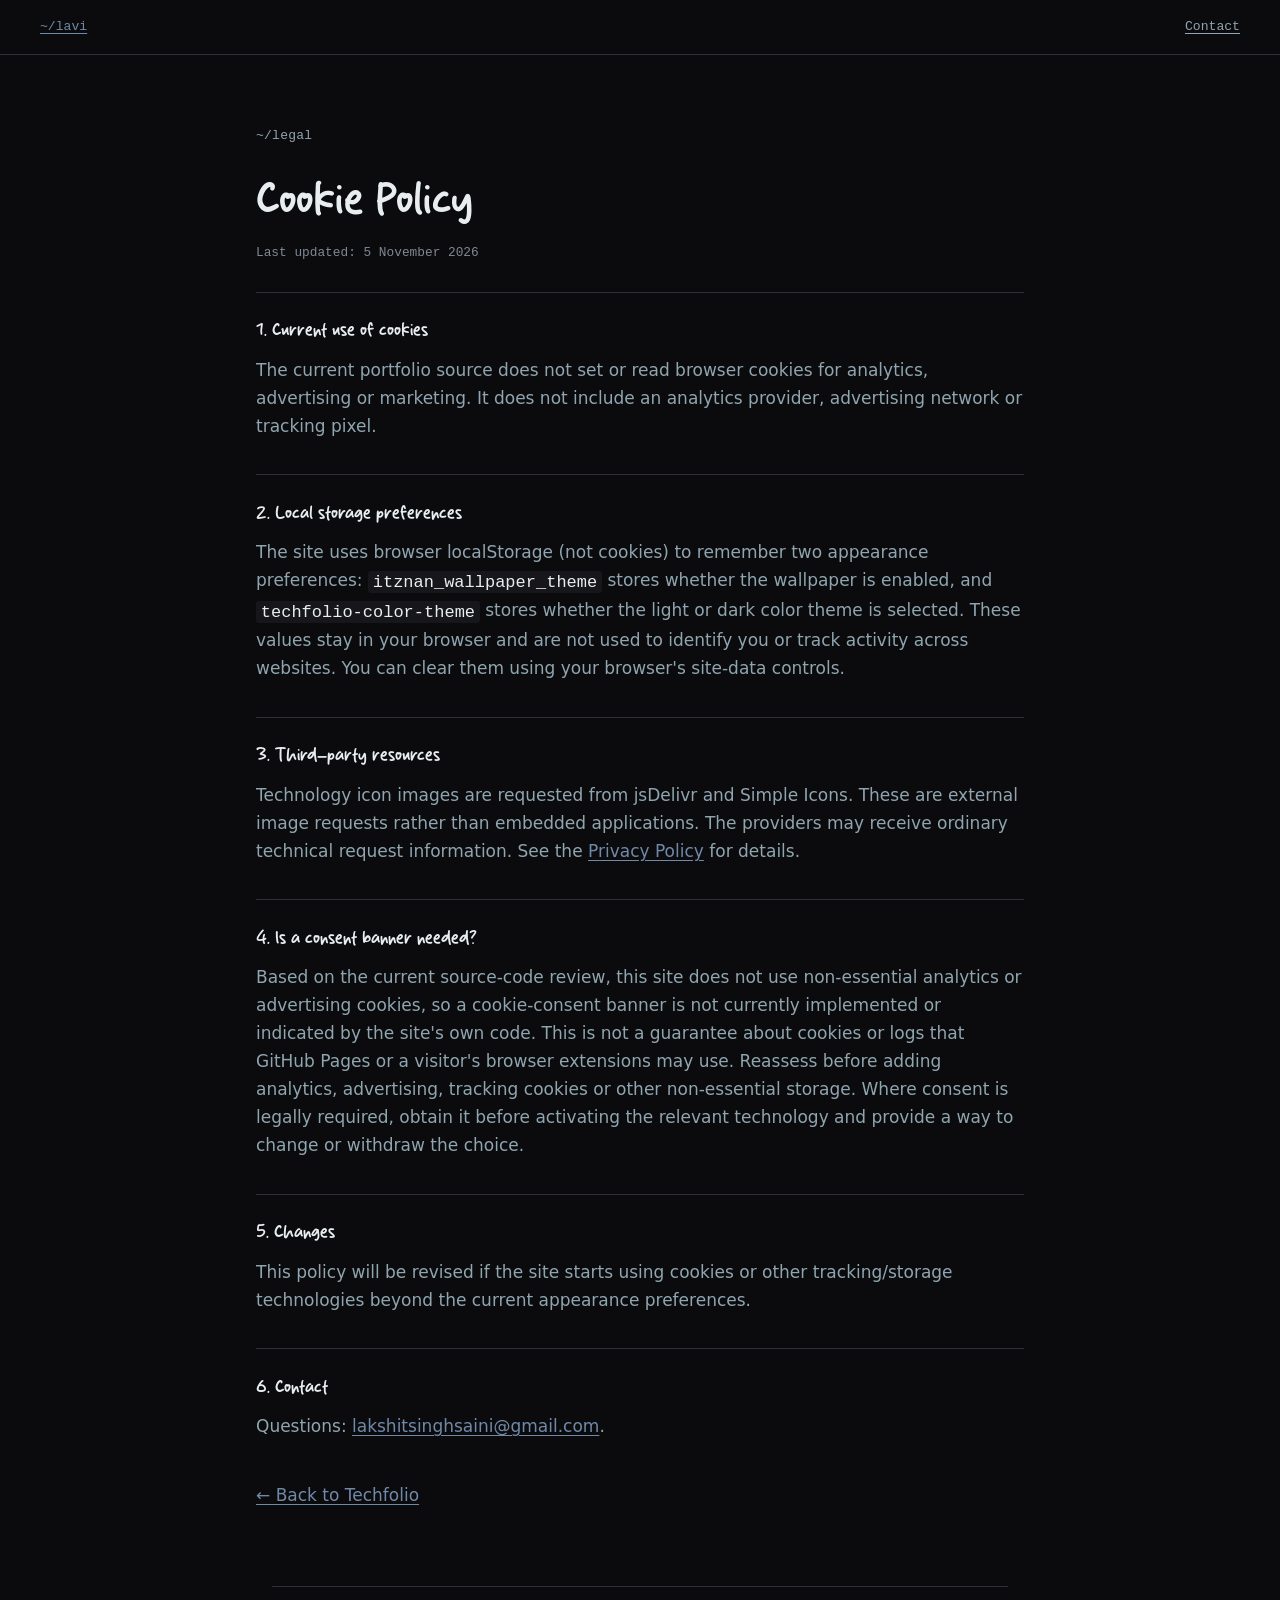
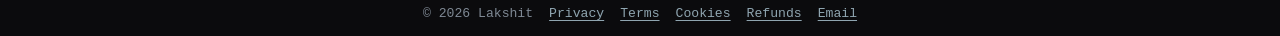
<file: cookies.html>
<!doctype html>
<html lang="en">
<head>
  <meta charset="utf-8">
  <meta name="viewport" content="width=device-width, initial-scale=1">
  <meta name="description" content="Cookie and browser storage information for Lakshit’s Techfolio.">
  <meta name="theme-color" content="#0B0B0D">
  <title>Cookie Policy | Lakshit - Techfolio</title>
  <link rel="icon" type="image/svg+xml" href="favicon.svg?v=6">
  <link rel="stylesheet" href="style.css?v=11">
  <link rel="stylesheet" href="legal.css?v=1">
</head>
<body>
  <a class="skip-link" href="#content">Skip to content</a>
  <header class="legal-top"><a href="index.html">~/lavi</a><a href="index.html#contact">Contact</a></header>
  <main class="legal-page" id="content">
    <p class="path">~/legal</p>
    <h1>Cookie Policy</h1>
    <p class="updated">Last updated: 5 November 2026</p>
    <section><h2>1. Current use of cookies</h2><p>The current portfolio source does not set or read browser cookies for analytics, advertising or marketing. It does not include an analytics provider, advertising network or tracking pixel.</p></section>
    <section><h2>2. Local storage preferences</h2><p>The site uses browser localStorage (not cookies) to remember two appearance preferences: <code>itznan_wallpaper_theme</code> stores whether the wallpaper is enabled, and <code>techfolio-color-theme</code> stores whether the light or dark color theme is selected. These values stay in your browser and are not used to identify you or track activity across websites. You can clear them using your browser's site-data controls.</p></section>
    <section><h2>3. Third-party resources</h2><p>Technology icon images are requested from jsDelivr and Simple Icons. These are external image requests rather than embedded applications. The providers may receive ordinary technical request information. See the <a href="privacy.html">Privacy Policy</a> for details.</p></section>
    <section><h2>4. Is a consent banner needed?</h2><p>Based on the current source-code review, this site does not use non-essential analytics or advertising cookies, so a cookie-consent banner is not currently implemented or indicated by the site's own code. This is not a guarantee about cookies or logs that GitHub Pages or a visitor's browser extensions may use. Reassess before adding analytics, advertising, tracking cookies or other non-essential storage. Where consent is legally required, obtain it before activating the relevant technology and provide a way to change or withdraw the choice.</p></section>
    <section><h2>5. Changes</h2><p>This policy will be revised if the site starts using cookies or other tracking/storage technologies beyond the current appearance preferences.</p></section>
    <section><h2>6. Contact</h2><p>Questions: <a href="mailto:lakshitsinghsaini@gmail.com">lakshitsinghsaini@gmail.com</a>.</p></section>
    <p class="legal-back"><a href="index.html">← Back to Techfolio</a></p>
  </main>
  <footer class="legal-footer"><span>© 2026 Lakshit</span><a href="privacy.html">Privacy</a><a href="terms.html">Terms</a><a href="cookies.html">Cookies</a><a href="refunds.html">Refunds</a><a href="mailto:lakshitsinghsaini@gmail.com">Email</a></footer>
</body>
</html>
</file>
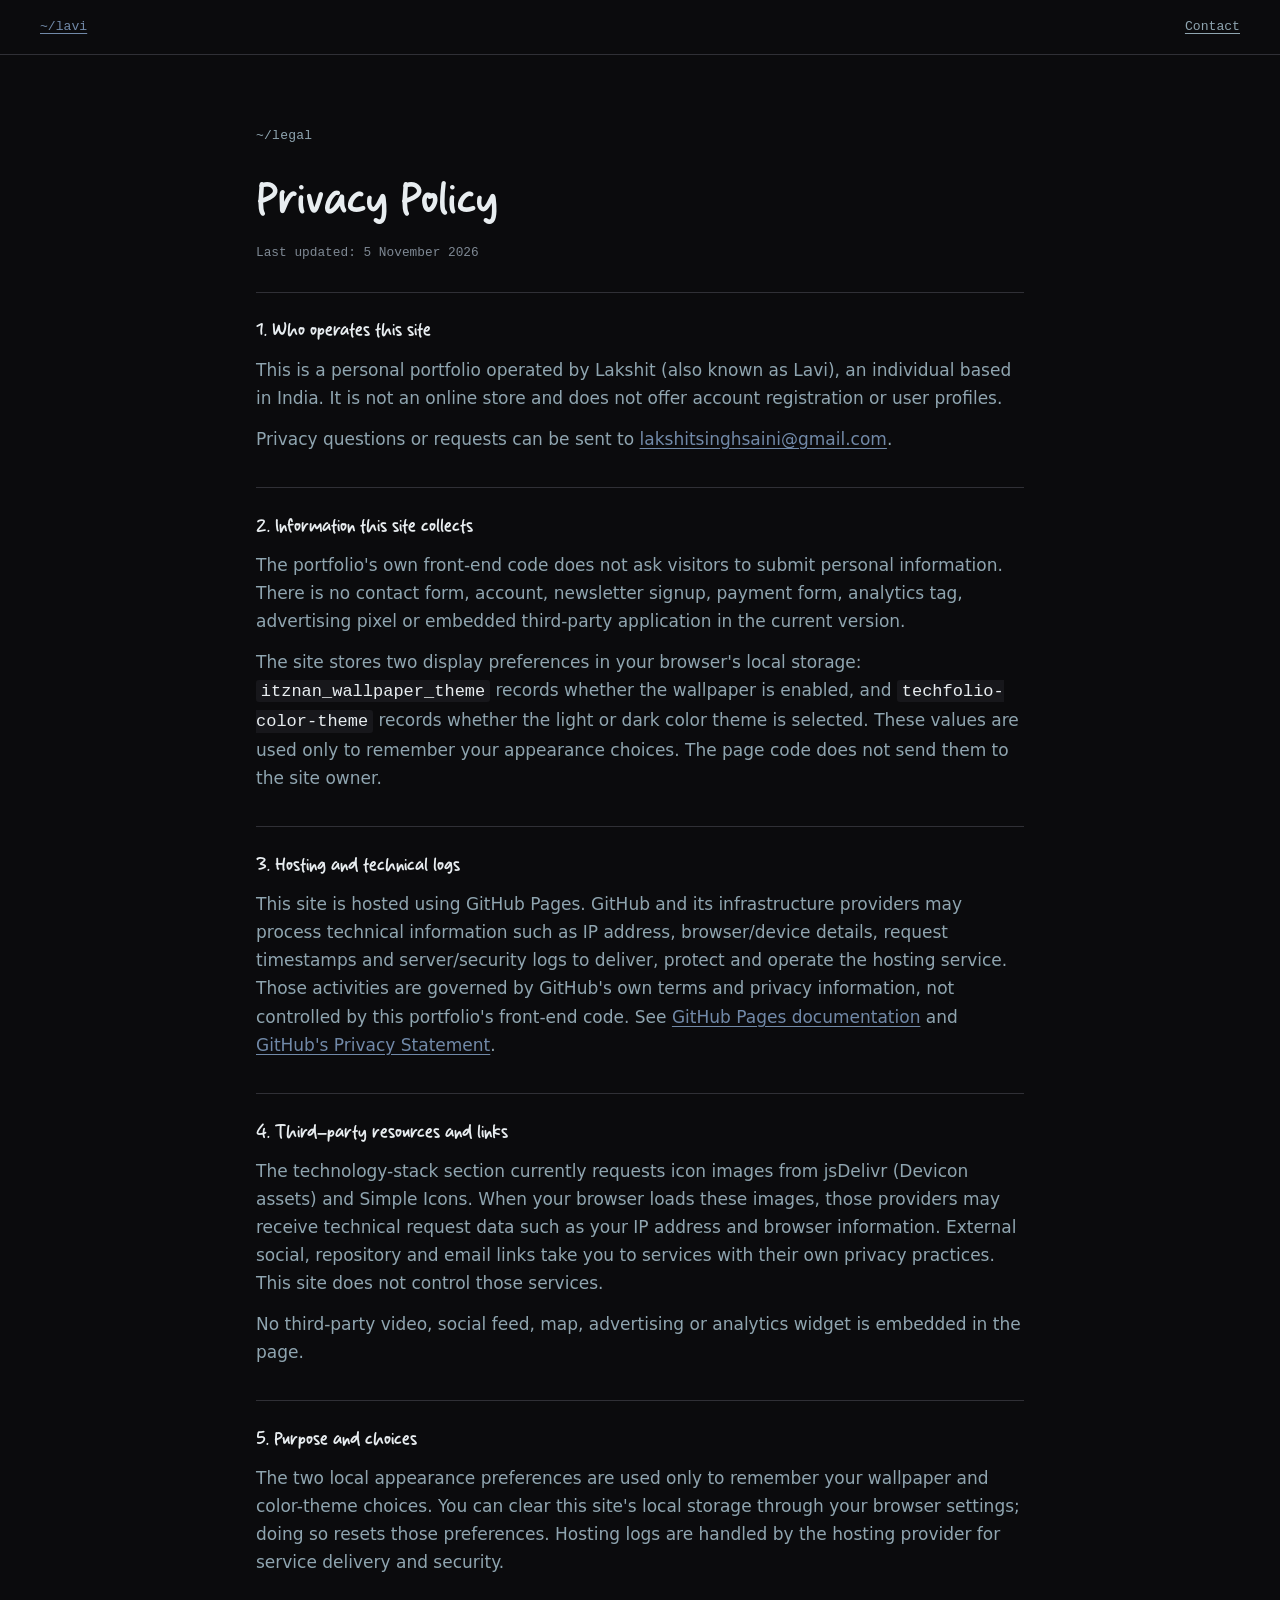
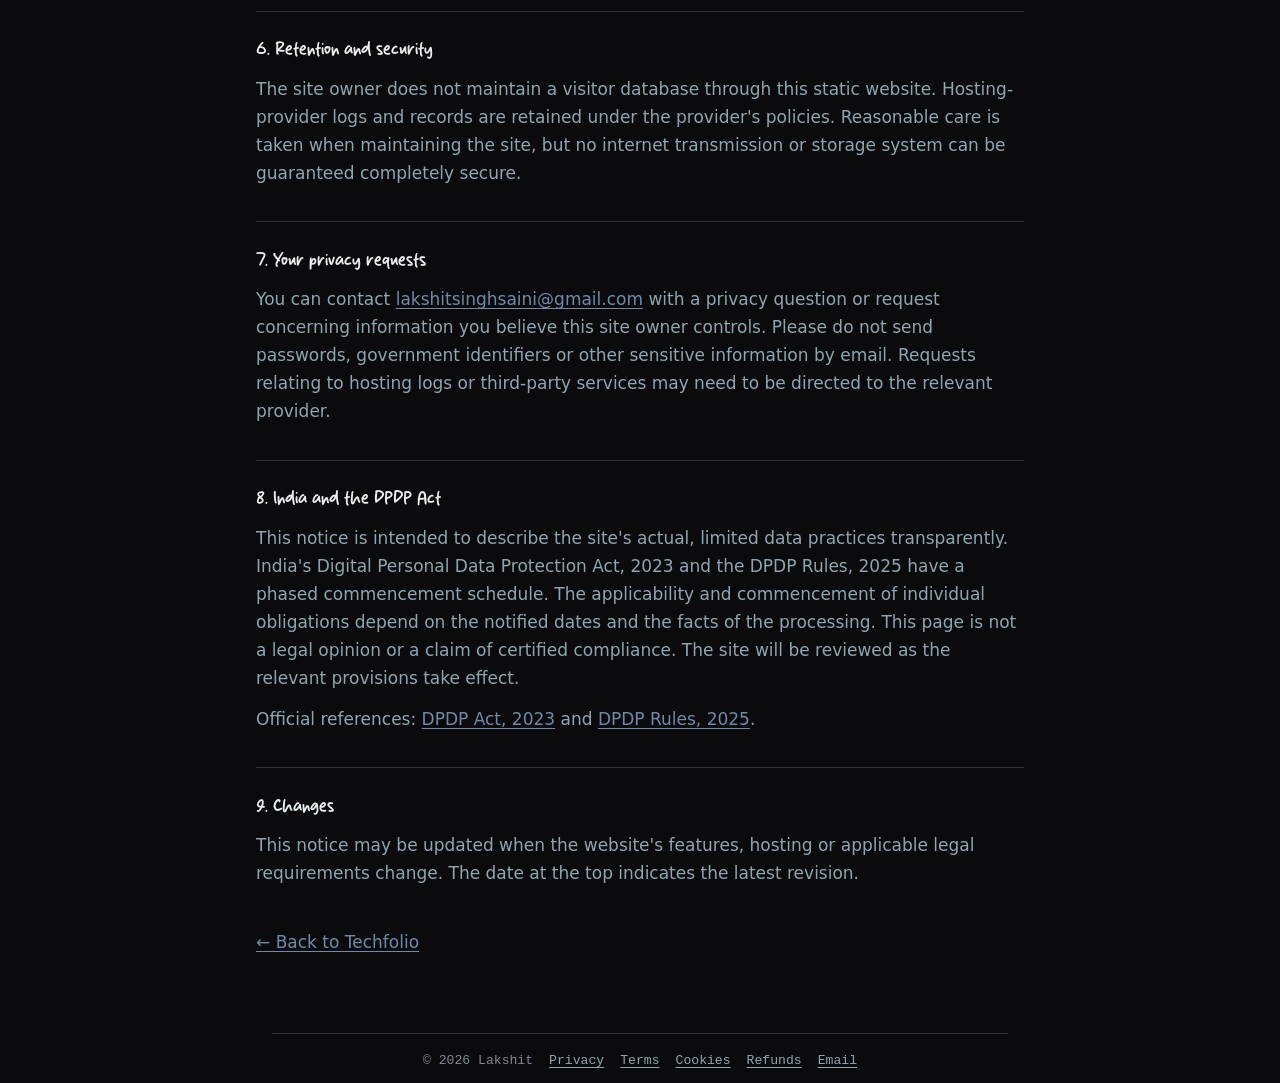
<file: privacy.html>
<!doctype html>
<html lang="en">
<head>
  <meta charset="utf-8">
  <meta name="viewport" content="width=device-width, initial-scale=1">
  <meta name="description" content="Privacy information for Lakshit’s personal developer portfolio.">
  <meta name="theme-color" content="#0B0B0D">
  <title>Privacy Policy | Lakshit - Techfolio</title>
  <link rel="icon" type="image/svg+xml" href="favicon.svg?v=6">
  <link rel="stylesheet" href="style.css?v=11">
  <link rel="stylesheet" href="legal.css?v=1">
</head>
<body>
  <a class="skip-link" href="#content">Skip to content</a>
  <header class="legal-top"><a href="index.html">~/lavi</a><a href="index.html#contact">Contact</a></header>
  <main class="legal-page" id="content">
    <p class="path">~/legal</p>
    <h1>Privacy Policy</h1>
    <p class="updated">Last updated: 5 November 2026</p>
    <section><h2>1. Who operates this site</h2><p>This is a personal portfolio operated by Lakshit (also known as Lavi), an individual based in India. It is not an online store and does not offer account registration or user profiles.</p><p>Privacy questions or requests can be sent to <a href="mailto:lakshitsinghsaini@gmail.com">lakshitsinghsaini@gmail.com</a>.</p></section>
    <section><h2>2. Information this site collects</h2><p>The portfolio's own front-end code does not ask visitors to submit personal information. There is no contact form, account, newsletter signup, payment form, analytics tag, advertising pixel or embedded third-party application in the current version.</p><p>The site stores two display preferences in your browser's local storage: <code>itznan_wallpaper_theme</code> records whether the wallpaper is enabled, and <code>techfolio-color-theme</code> records whether the light or dark color theme is selected. These values are used only to remember your appearance choices. The page code does not send them to the site owner.</p></section>
    <section><h2>3. Hosting and technical logs</h2><p>This site is hosted using GitHub Pages. GitHub and its infrastructure providers may process technical information such as IP address, browser/device details, request timestamps and server/security logs to deliver, protect and operate the hosting service. Those activities are governed by GitHub's own terms and privacy information, not controlled by this portfolio's front-end code. See <a href="https://docs.github.com/en/pages" target="_blank" rel="noopener noreferrer">GitHub Pages documentation</a> and <a href="https://docs.github.com/en/site-policy/privacy-policies/github-privacy-statement" target="_blank" rel="noopener noreferrer">GitHub's Privacy Statement</a>.</p></section>
    <section><h2>4. Third-party resources and links</h2><p>The technology-stack section currently requests icon images from jsDelivr (Devicon assets) and Simple Icons. When your browser loads these images, those providers may receive technical request data such as your IP address and browser information. External social, repository and email links take you to services with their own privacy practices. This site does not control those services.</p><p>No third-party video, social feed, map, advertising or analytics widget is embedded in the page.</p></section>
    <section><h2>5. Purpose and choices</h2><p>The two local appearance preferences are used only to remember your wallpaper and color-theme choices. You can clear this site's local storage through your browser settings; doing so resets those preferences. Hosting logs are handled by the hosting provider for service delivery and security.</p></section>
    <section><h2>6. Retention and security</h2><p>The site owner does not maintain a visitor database through this static website. Hosting-provider logs and records are retained under the provider's policies. Reasonable care is taken when maintaining the site, but no internet transmission or storage system can be guaranteed completely secure.</p></section>
    <section><h2>7. Your privacy requests</h2><p>You can contact <a href="mailto:lakshitsinghsaini@gmail.com">lakshitsinghsaini@gmail.com</a> with a privacy question or request concerning information you believe this site owner controls. Please do not send passwords, government identifiers or other sensitive information by email. Requests relating to hosting logs or third-party services may need to be directed to the relevant provider.</p></section>
    <section><h2>8. India and the DPDP Act</h2><p>This notice is intended to describe the site's actual, limited data practices transparently. India's Digital Personal Data Protection Act, 2023 and the DPDP Rules, 2025 have a phased commencement schedule. The applicability and commencement of individual obligations depend on the notified dates and the facts of the processing. This page is not a legal opinion or a claim of certified compliance. The site will be reviewed as the relevant provisions take effect.</p><p>Official references: <a href="https://www.meity.gov.in/static/uploads/2024/02/Digital-Personal-Data-Protection-Act-2023.pdf" target="_blank" rel="noopener noreferrer">DPDP Act, 2023</a> and <a href="https://www.meity.gov.in/static/uploads/2025/11/53450e6e5dc0bfa85ebd78686cadad39.pdf" target="_blank" rel="noopener noreferrer">DPDP Rules, 2025</a>.</p></section>
    <section><h2>9. Changes</h2><p>This notice may be updated when the website's features, hosting or applicable legal requirements change. The date at the top indicates the latest revision.</p></section>
    <p class="legal-back"><a href="index.html">← Back to Techfolio</a></p>
  </main>
  <footer class="legal-footer"><span>© 2026 Lakshit</span><a href="privacy.html">Privacy</a><a href="terms.html">Terms</a><a href="cookies.html">Cookies</a><a href="refunds.html">Refunds</a><a href="mailto:lakshitsinghsaini@gmail.com">Email</a></footer>
</body>
</html>
</file>
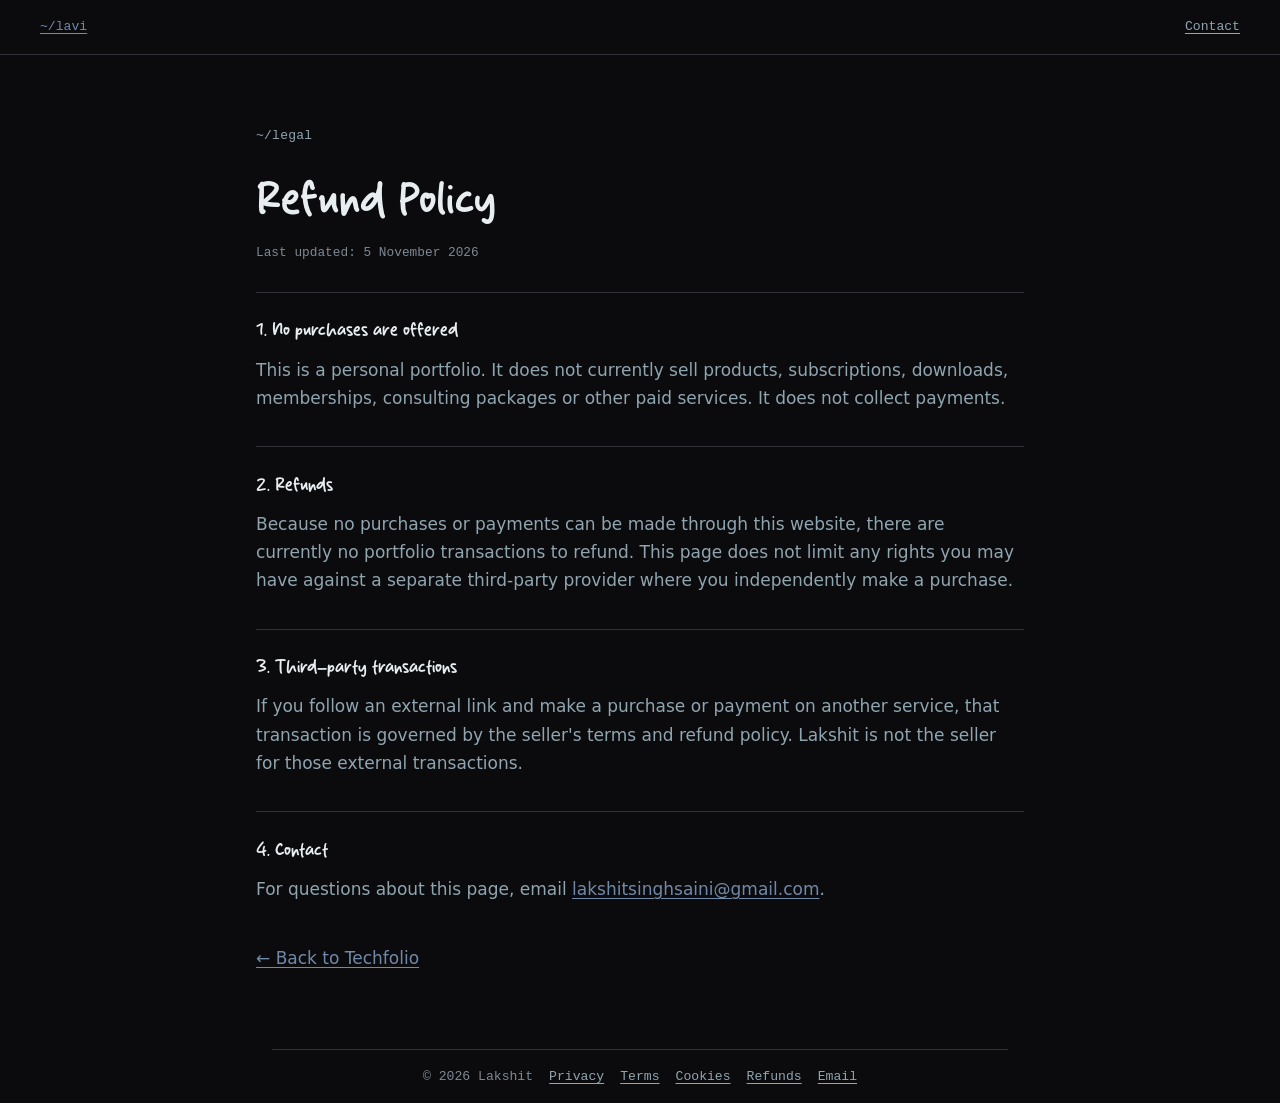
<file: refunds.html>
<!doctype html>
<html lang="en">
<head>
  <meta charset="utf-8">
  <meta name="viewport" content="width=device-width, initial-scale=1">
  <meta name="description" content="Refund policy for Lakshit’s personal Techfolio website.">
  <meta name="theme-color" content="#0B0B0D">
  <title>Refund Policy | Lakshit - Techfolio</title>
  <link rel="icon" type="image/svg+xml" href="favicon.svg?v=6">
  <link rel="stylesheet" href="style.css?v=11">
  <link rel="stylesheet" href="legal.css?v=1">
</head>
<body>
  <a class="skip-link" href="#content">Skip to content</a>
  <header class="legal-top"><a href="index.html">~/lavi</a><a href="index.html#contact">Contact</a></header>
  <main class="legal-page" id="content">
    <p class="path">~/legal</p>
    <h1>Refund Policy</h1>
    <p class="updated">Last updated: 5 November 2026</p>
    
<section><h2>1. No purchases are offered</h2><p>This is a personal portfolio. It does not currently sell products, subscriptions, downloads, memberships, consulting packages or other paid services. It does not collect payments.</p></section>
<section><h2>2. Refunds</h2><p>Because no purchases or payments can be made through this website, there are currently no portfolio transactions to refund. This page does not limit any rights you may have against a separate third-party provider where you independently make a purchase.</p></section>
<section><h2>3. Third-party transactions</h2><p>If you follow an external link and make a purchase or payment on another service, that transaction is governed by the seller's terms and refund policy. Lakshit is not the seller for those external transactions.</p></section>
<section><h2>4. Contact</h2><p>For questions about this page, email <a href="mailto:lakshitsinghsaini@gmail.com">lakshitsinghsaini@gmail.com</a>.</p></section>
    <p class="legal-back"><a href="index.html">← Back to Techfolio</a></p>
  </main>
  <footer class="legal-footer"><span>© 2026 Lakshit</span><a href="privacy.html">Privacy</a><a href="terms.html">Terms</a><a href="cookies.html">Cookies</a><a href="refunds.html">Refunds</a><a href="mailto:lakshitsinghsaini@gmail.com">Email</a></footer>
</body>
</html>
</file>
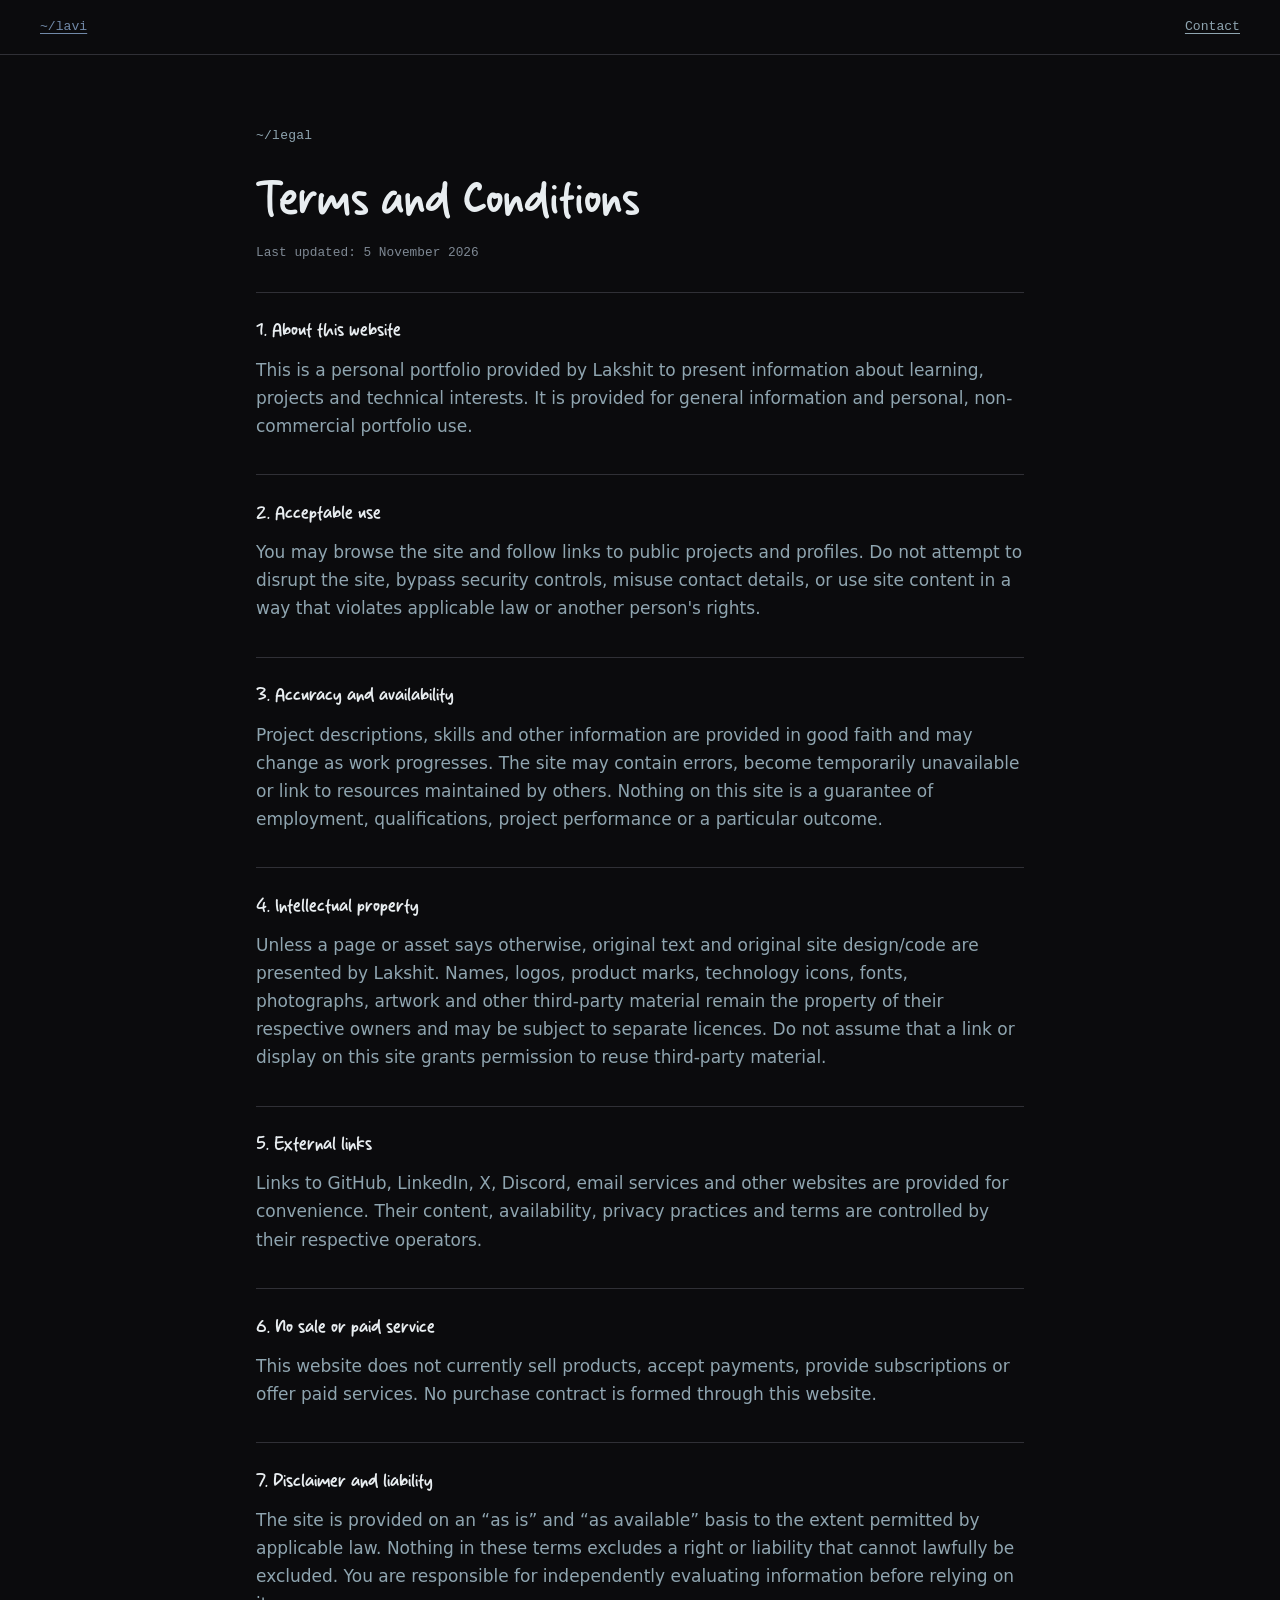
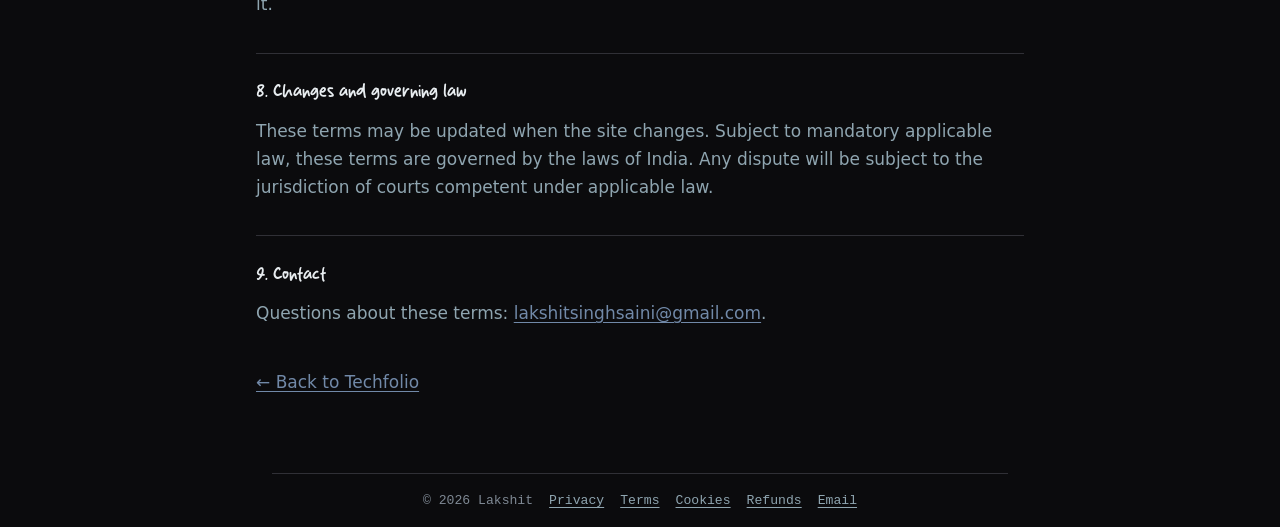
<file: terms.html>
<!doctype html>
<html lang="en">
<head>
  <meta charset="utf-8">
  <meta name="viewport" content="width=device-width, initial-scale=1">
  <meta name="description" content="Terms for using Lakshit’s personal Techfolio website.">
  <meta name="theme-color" content="#0B0B0D">
  <title>Terms and Conditions | Lakshit - Techfolio</title>
  <link rel="icon" type="image/svg+xml" href="favicon.svg?v=6">
  <link rel="stylesheet" href="style.css?v=11">
  <link rel="stylesheet" href="legal.css?v=1">
</head>
<body>
  <a class="skip-link" href="#content">Skip to content</a>
  <header class="legal-top"><a href="index.html">~/lavi</a><a href="index.html#contact">Contact</a></header>
  <main class="legal-page" id="content">
    <p class="path">~/legal</p>
    <h1>Terms and Conditions</h1>
    <p class="updated">Last updated: 5 November 2026</p>
    
<section><h2>1. About this website</h2><p>This is a personal portfolio provided by Lakshit to present information about learning, projects and technical interests. It is provided for general information and personal, non-commercial portfolio use.</p></section>
<section><h2>2. Acceptable use</h2><p>You may browse the site and follow links to public projects and profiles. Do not attempt to disrupt the site, bypass security controls, misuse contact details, or use site content in a way that violates applicable law or another person's rights.</p></section>
<section><h2>3. Accuracy and availability</h2><p>Project descriptions, skills and other information are provided in good faith and may change as work progresses. The site may contain errors, become temporarily unavailable or link to resources maintained by others. Nothing on this site is a guarantee of employment, qualifications, project performance or a particular outcome.</p></section>
<section><h2>4. Intellectual property</h2><p>Unless a page or asset says otherwise, original text and original site design/code are presented by Lakshit. Names, logos, product marks, technology icons, fonts, photographs, artwork and other third-party material remain the property of their respective owners and may be subject to separate licences. Do not assume that a link or display on this site grants permission to reuse third-party material.</p></section>
<section><h2>5. External links</h2><p>Links to GitHub, LinkedIn, X, Discord, email services and other websites are provided for convenience. Their content, availability, privacy practices and terms are controlled by their respective operators.</p></section>
<section><h2>6. No sale or paid service</h2><p>This website does not currently sell products, accept payments, provide subscriptions or offer paid services. No purchase contract is formed through this website.</p></section>
<section><h2>7. Disclaimer and liability</h2><p>The site is provided on an “as is” and “as available” basis to the extent permitted by applicable law. Nothing in these terms excludes a right or liability that cannot lawfully be excluded. You are responsible for independently evaluating information before relying on it.</p></section>
<section><h2>8. Changes and governing law</h2><p>These terms may be updated when the site changes. Subject to mandatory applicable law, these terms are governed by the laws of India. Any dispute will be subject to the jurisdiction of courts competent under applicable law.</p></section>
<section><h2>9. Contact</h2><p>Questions about these terms: <a href="mailto:lakshitsinghsaini@gmail.com">lakshitsinghsaini@gmail.com</a>.</p></section>
    <p class="legal-back"><a href="index.html">← Back to Techfolio</a></p>
  </main>
  <footer class="legal-footer"><span>© 2026 Lakshit</span><a href="privacy.html">Privacy</a><a href="terms.html">Terms</a><a href="cookies.html">Cookies</a><a href="refunds.html">Refunds</a><a href="mailto:lakshitsinghsaini@gmail.com">Email</a></footer>
</body>
</html>
</file>
<file: style.css>
@font-face {
  font-family: "Melon Tea";
  src: url("Melon Tea.otf") format("opentype");
  font-weight: 100 900;
  font-style: normal;
  font-display: swap;
}

:root {
  /* Midnight Slate Theme */
  --bg: #0B0B0D;
  --bg-raised: #17171B;
  --bg-subtle: #111115;
  --ink: #e8edf0;
  --ink-soft: #8fa5b0;
  --ink-faint: #7F8994;
  --rule: #303036;
  --rule-light: #41414A;
  --accent: #7189A8;
  --accent-base: #526B89;
  --accent-ink: #0B0B0D;
  --shadow: 0 4px 20px rgba(10, 12, 14, 0.7);

  --font-display: "Melon Tea", "Iowan Old Style", "Palatino Linotype", Palatino, "Book Antiqua", Georgia, serif;
  --font-mono: ui-monospace, "SF Mono", "Cascadia Mono", "Segoe UI Mono", Consolas, "Roboto Mono", "Liberation Mono", monospace;
  --font-body: system-ui, -apple-system, "Segoe UI", Roboto, "Helvetica Neue", Arial, sans-serif;

  --container: 42rem;
  --container-wide: 46rem;

  /* Motion tokens */
  --duration-micro: 80ms;
  --duration-quick: 150ms;
  --duration-fast: 250ms;
  --duration-medium: 350ms;
  --duration-slow: 400ms;
  --ease-smooth-out: cubic-bezier(0.22, 1, 0.36, 1);
  --ease-in-out: ease-in-out;
  --ease-bounce-strong: cubic-bezier(0.34, 3.85, 0.64, 1);
}

/* ---------- wallpaper theme ---------- */
body.wallpaper-active,
html[data-theme="anime-wallpaper"] body {
  --bg: #0B0B0D;
  --bg-raised: rgba(18, 25, 35, 0.84);
  --bg-subtle: rgba(23, 32, 44, 0.76);
  --ink: #f8fafc;
  --ink-soft: #c8d0da;
  --ink-faint: #758090;
  --rule: rgba(113, 137, 168, 0.13);
  --rule-light: rgba(113, 137, 168, 0.22);
  --accent: #7189A8;
  --accent-base: #526B89;
  --accent-ink: #0B0B0D;
  --shadow: 0 12px 36px rgba(0, 0, 0, 0.9);
}

* {
  box-sizing: border-box;
}


/* Minimal circular pointer follows the active theme accent. */
html, body, a, button, [role="button"], input, textarea, select {
  cursor: url("data:image/svg+xml,%3Csvg xmlns='http://www.w3.org/2000/svg' width='16' height='16' viewBox='0 0 16 16'%3E%3Ccircle cx='8' cy='8' r='4' fill='%237189A8'/%3E%3C/svg%3E") 8 8, auto;
}

html[data-color-theme="light"],
html[data-color-theme="light"] body,
html[data-color-theme="light"] a,
html[data-color-theme="light"] button,
html[data-color-theme="light"] [role="button"],
html[data-color-theme="light"] input,
html[data-color-theme="light"] textarea,
html[data-color-theme="light"] select {
  cursor: url("data:image/svg+xml,%3Csvg xmlns='http://www.w3.org/2000/svg' width='16' height='16' viewBox='0 0 16 16'%3E%3Ccircle cx='8' cy='8' r='4' fill='%23526F91'/%3E%3C/svg%3E") 8 8, auto;
}

html {
  scroll-behavior: smooth;
  scroll-padding-top: 4.5rem;
}

body {
  margin: 0;
  background: var(--bg);
  color: var(--ink);
  font-family: var(--font-body);
  font-size: 1.0625rem;
  line-height: 1.65;
  -webkit-font-smoothing: antialiased;
  transition:
    background-color var(--duration-medium) var(--ease-smooth-out),
    color var(--duration-medium) var(--ease-smooth-out);
}

@media (prefers-reduced-motion: reduce) {
  html,
  body {
    scroll-behavior: auto;
  }

  * {
    animation-duration: 0.001ms !important;
    animation-iteration-count: 1 !important;
    transition-duration: 0.001ms !important;
  }
}

h1,
h2,
h3 {
  font-family: var(--font-display);
  font-weight: normal;
  text-wrap: balance;
  margin: 0;
}

a {
  color: inherit;
}

a:focus-visible,
button:focus-visible {
  outline: 2px solid var(--accent);
  outline-offset: 3px;
  border-radius: 2px;
}

.path {
  font-family: var(--font-mono);
  font-size: 0.8125rem;
  letter-spacing: 0.02em;
  color: var(--accent);
}

/* ---------- nav ---------- */
nav.topbar {
  position: sticky;
  top: 0;
  z-index: 10;
  display: flex;
  align-items: center;
  justify-content: space-between;
  gap: 1rem;
  padding: 0.9rem clamp(1.25rem, 4vw, 2.5rem);
  background: color-mix(in srgb, var(--bg) 88%, transparent);
  backdrop-filter: blur(8px);
  -webkit-backdrop-filter: blur(8px);
  border-bottom: 1px solid var(--rule);
  font-family: var(--font-mono);
  font-size: 0.8125rem;
}

nav.topbar .home {
  color: var(--accent);
  text-decoration: none;
  white-space: nowrap;
  font-weight: 600;
}

nav.topbar ul {
  list-style: none;
  display: flex;
  gap: clamp(0.9rem, 2vw, 1.5rem);
  margin: 0;
  padding: 0;
  flex-wrap: wrap;
}

nav.topbar a {
  text-decoration: none;
  color: var(--ink-soft);
  position: relative;
  padding-bottom: 2px;
  transition: color var(--duration-quick) var(--ease-smooth-out);
}

nav.topbar a:hover {
  color: var(--ink);
}

nav.topbar a.active {
  color: var(--ink);
  font-weight: 600;
}

nav.topbar a::after {
  content: "";
  position: absolute;
  left: 0;
  right: 100%;
  bottom: 0;
  height: 1px;
  background: var(--accent);
  transition: right var(--duration-fast) var(--ease-smooth-out);
}

nav.topbar a:hover::after,
nav.topbar a.active::after {
  right: 0;
}

/* ---------- hero ---------- */
header.hero {
  max-width: var(--container-wide);
  margin: 0 auto;
  padding: clamp(2.75rem, 7vw, 5rem) clamp(1.25rem, 4vw, 2.5rem) clamp(2rem, 5vw, 3rem);
}

.eyebrow {
  font-family: var(--font-mono);
  font-size: 0.8125rem;
  color: var(--ink-faint);
  margin: 0 0 0.9rem;
}

.t-shimmer {
  position: relative;
  display: inline-block;
}

.t-shimmer::before {
  content: attr(data-text);
  position: absolute;
  inset: 0;
  pointer-events: none;
  background-image: linear-gradient(
    90deg,
    transparent 0%,
    transparent 35%,
    var(--accent) 50%,
    transparent 65%,
    transparent 100%
  );
  background-size: 300% 100%;
  background-repeat: no-repeat;
  -webkit-background-clip: text;
  background-clip: text;
  color: transparent;
  -webkit-text-fill-color: transparent;
  animation: t-shimmer 3.5s linear infinite;
}

@keyframes t-shimmer {
  0% { background-position: 120% 0; }
  100% { background-position: -120% 0; }
}

h1.name {
  font-size: clamp(2.4rem, 4vw + 1rem, 3.75rem);
  line-height: 1.1;
  letter-spacing: normal;
}

.role {
  font-family: var(--font-mono);
  font-size: 0.9375rem;
  color: var(--accent);
  margin: 0.85rem 0 0;
}

.blurb {
  max-width: 44ch;
  margin: 1.1rem 0 0;
  color: var(--ink-soft);
}

.terminal {
  margin-top: 2rem;
  background: var(--bg-raised);
  border: 1px solid var(--rule);
  border-radius: 6px;
  box-shadow: var(--shadow);
  max-width: 32rem;
  overflow: hidden;
  transition:
    border-color var(--duration-medium) var(--ease-smooth-out),
    box-shadow var(--duration-medium) var(--ease-smooth-out);
}

.terminal:hover {
  border-color: color-mix(in srgb, var(--accent) 40%, var(--rule));
}

.terminal .bar {
  display: flex;
  gap: 0.4rem;
  align-items: center;
  padding: 0.55rem 0.75rem;
  border-bottom: 1px solid var(--rule);
}

.terminal .dot {
  width: 8px;
  height: 8px;
  border-radius: 50%;
  background: var(--rule);
}

.terminal .bar > .dot:nth-of-type(1) {
  background-color: #ff5f57 !important;
}

.terminal .bar > .dot:nth-of-type(2) {
  background-color: #febc2e !important;
}

.terminal .bar > .dot:nth-of-type(3) {
  background-color: #28c840 !important;
}

.terminal .label {
  margin-left: 0.4rem;
  font-family: var(--font-mono);
  font-size: 0.6875rem;
  color: var(--ink-faint);
}

.terminal pre {
  margin: 0;
  padding: 1rem 1.1rem 1.2rem;
  font-family: var(--font-mono);
  font-size: 0.8125rem;
  line-height: 1.75;
  color: var(--ink-soft);
  white-space: pre-wrap;
  min-height: 6.5rem;
}

.terminal .prompt {
  color: var(--accent);
}

.terminal .out {
  color: var(--ink);
}

.cursor {
  display: inline-block;
  width: 0.55ch;
  background: var(--accent);
  animation: blink 1s steps(1) infinite;
}

@media (prefers-reduced-motion: reduce) {
  .cursor { animation: none; }
}

@keyframes blink {
  0%, 49% { opacity: 1; }
  50%, 100% { opacity: 0; }
}

.cta-row {
  display: flex;
  gap: 0.75rem;
  margin-top: 1.75rem;
  flex-wrap: wrap;
}

.btn {
  font-family: var(--font-mono);
  font-size: 0.8125rem;
  text-decoration: none;
  padding: 0.55rem 1rem;
  border-radius: 4px;
  border: 1px solid var(--rule);
  color: var(--ink);
  transition:
    border-color var(--duration-quick) var(--ease-smooth-out),
    color var(--duration-quick) var(--ease-smooth-out),
    background var(--duration-quick) var(--ease-smooth-out),
    transform var(--duration-quick) var(--ease-smooth-out);
}

.btn.primary {
  background: var(--accent);
  border-color: var(--accent);
  color: var(--accent-ink);
}

.btn.primary:hover {
  filter: brightness(1.08);
  transform: translateY(-1.5px);
}

.btn:not(.primary):hover {
  border-color: var(--accent);
  color: var(--accent);
  transform: translateY(-1.5px);
}

/* ---------- sections ---------- */
section {
  max-width: var(--container);
  margin: 0 auto;
  padding: clamp(2.5rem, 6vw, 3.5rem) clamp(1.25rem, 4vw, 2.5rem);
  border-top: 1px solid var(--rule);
}

section.wide {
  max-width: var(--container-wide);
}

section > .path {
  display: block;
  margin-bottom: 0.6rem;
}

section h2 {
  font-size: clamp(1.4rem, 1vw + 1.1rem, 1.75rem);
  margin-bottom: 1.1rem;
}

section > p.lede {
  color: var(--ink-soft);
  max-width: 62ch;
}

/* ---------- repo list ---------- */
.repo-list {
  border: 1px solid var(--rule);
  border-radius: 6px;
  overflow: hidden;
}

.repo-row {
  display: grid;
  grid-template-columns: 1fr auto;
  gap: 0.25rem 1rem;
  padding: 0.85rem 1rem;
  border-top: 1px solid var(--rule);
  font-size: 0.9rem;
  transition: background-color var(--duration-quick) var(--ease-smooth-out);
}

.repo-row:first-child {
  border-top: none;
}

.repo-row:hover {
  background: color-mix(in srgb, var(--bg-raised) 70%, var(--bg));
}

.repo-row a.repo-name {
  font-family: var(--font-mono);
  font-size: 0.875rem;
  text-decoration: none;
  color: var(--ink);
  border-bottom: 1px solid transparent;
  font-weight: 600;
  transition:
    color var(--duration-quick) var(--ease-smooth-out),
    border-color var(--duration-quick) var(--ease-smooth-out);
}

.repo-row a.repo-name:hover {
  color: var(--accent);
  border-bottom-color: var(--accent);
}

.repo-row .repo-lang {
  font-family: var(--font-mono);
  font-size: 0.75rem;
  color: var(--ink-faint);
  align-self: start;
}

.repo-row .repo-note {
  grid-column: 1 / -1;
  color: var(--ink-soft);
  font-size: 0.875rem;
  margin: 0;
}

.repo-row .repo-note a {
  font-size: 0.8125rem;
  color: var(--accent);
  text-decoration: none;
  border-bottom: 1px solid transparent;
  display: inline-block;
  transition:
    border-color var(--duration-quick) var(--ease-smooth-out),
    transform var(--duration-quick) var(--ease-smooth-out);
}

.repo-row .repo-note a:hover {
  border-bottom-color: var(--accent);
  transform: translateX(2px);
}

/* ---------- stack ---------- */
.stack-groups {
  display: flex;
  flex-direction: column;
  gap: 1.2rem;
}

.stack-group .glabel {
  font-family: var(--font-mono);
  font-size: 0.75rem;
  text-transform: uppercase;
  letter-spacing: 0.04em;
  color: var(--ink-faint);
  margin-bottom: 0.55rem;
}

.stack-chips {
  display: flex;
  flex-wrap: wrap;
  gap: 0.5rem;
}

.chip {
  display: inline-flex;
  align-items: center;
  gap: 0.45rem;
  font-family: var(--font-mono);
  font-size: 0.8125rem;
  padding: 0.35rem 0.7rem;
  border-radius: 4px;
  background: var(--bg-raised);
  border: 1px solid var(--rule);
  color: var(--ink);
  transition:
    border-color var(--duration-quick) var(--ease-smooth-out),
    color var(--duration-quick) var(--ease-smooth-out),
    transform var(--duration-quick) var(--ease-smooth-out),
    background var(--duration-quick) var(--ease-smooth-out);
}

/* Skill icons: support both SVG and image-based icons */
.chip img,
.chip svg {
  display: block;
  width: 14px;
  height: 14px;
  flex: 0 0 14px;
  object-fit: contain;
  vertical-align: middle;
  transition: transform var(--duration-quick) var(--ease-smooth-out);
}

.chip:hover {
  border-color: var(--accent);
  color: var(--accent);
  transform: translateY(-1.5px);
}

.chip:hover img,
.chip:hover svg {
  transform: scale(1.1);
}

/* ---------- contact ---------- */
.contact-block {
  display: flex;
  flex-direction: column;
  gap: 0.75rem;
  background: var(--bg-raised);
  border: 1px solid var(--rule);
  border-radius: 6px;
  padding: 1.1rem 1.25rem;
}

.contact-row {
  display: flex;
  align-items: center;
  gap: 0.75rem;
  font-family: var(--font-mono);
  font-size: 0.875rem;
}

.contact-row .k {
  color: var(--ink-faint);
  min-width: 4.5rem;
}

.contact-val-wrap {
  display: flex;
  align-items: center;
  gap: 0.6rem;
  flex-wrap: wrap;
}

.contact-row a {
  color: var(--accent);
  text-decoration: none;
  border-bottom: 1px solid transparent;
  transition: border-color var(--duration-quick) var(--ease-smooth-out);
}

.contact-row a:hover {
  border-bottom-color: var(--accent);
}

.contact-row .val-text {
  color: var(--ink-soft);
}

.copy-btn {
  font-family: var(--font-mono);
  font-size: 0.6875rem;
  background: var(--bg-subtle);
  color: var(--ink-faint);
  border: 1px solid var(--rule);
  padding: 0.15rem 0.45rem;
  border-radius: 3px;
  cursor: pointer;
  transition: all var(--duration-quick) var(--ease-smooth-out);
}

.copy-btn:hover {
  border-color: var(--accent);
  color: var(--accent);
}

.copy-btn.copied {
  border-color: #7189A8;
  color: #7189A8;
}

footer {
  max-width: var(--container-wide);
  margin: 0 auto;
  padding: 2rem clamp(1.25rem, 4vw, 2.5rem) 3rem;
  font-family: var(--font-mono);
  font-size: 0.75rem;
  color: var(--ink-faint);
  display: flex;
  justify-content: space-between;
  flex-wrap: wrap;
  gap: 0.5rem;
}

/* ---------- split layout ---------- */
.split-layout {
  width: 100%;
  max-width: 100%;
  margin: 0 auto;
}

.side-nav {
  margin: 2rem 0 1.5rem;
}

.side-nav ul {
  list-style: none;
  padding: 0;
  margin: 0;
  display: flex;
  flex-direction: column;
  gap: 0.85rem;
}

.side-link {
  display: inline-flex;
  align-items: center;
  gap: 0.85rem;
  text-decoration: none;
  font-family: var(--font-mono);
  font-size: 0.8125rem;
  color: var(--ink-faint);
  transition: color var(--duration-quick) var(--ease-smooth-out);
}

.side-indicator {
  display: inline-block;
  width: 1.25rem;
  height: 1px;
  background: var(--rule);
  transition:
    width var(--duration-fast) var(--ease-smooth-out),
    background var(--duration-fast) var(--ease-smooth-out);
}

.side-link:hover,
.side-link.active {
  color: var(--ink);
}

.side-link:hover .side-indicator,
.side-link.active .side-indicator {
  width: 2.75rem;
  background: var(--accent);
}

@media (max-width: 1023px) {
  .side-nav {
    display: none;
  }
}

@media (min-width: 1024px) {
  nav.topbar {
    display: none;
  }

  .split-layout {
    display: flex;
    justify-content: space-between;
    gap: clamp(2.5rem, 5vw, 5rem);
    max-width: 82rem;
    margin: 0 auto;
    padding: 0 clamp(2rem, 5vw, 4rem);
    min-height: 100vh;
  }

  .split-left {
    position: sticky;
    top: 0;
    width: 44%;
    max-height: 100vh;
    overflow-y: auto;
    display: flex;
    flex-direction: column;
    justify-content: space-between;
    padding: clamp(3rem, 6vh, 4.5rem) 0 3rem;
    scrollbar-width: none;
  }

  .split-left::-webkit-scrollbar {
    display: none;
  }

  .split-left header.hero {
    margin: 0;
    padding: 0;
    max-width: 100%;
  }

  .split-right {
    width: 52%;
    padding: clamp(3rem, 6vh, 4.5rem) 0 4rem;
  }

  .split-right section {
    max-width: 100%;
    padding-left: 0;
    padding-right: 0;
  }

  .split-right section:first-of-type {
    border-top: none;
    padding-top: 0;
  }

  .split-right footer {
    max-width: 100%;
    padding-left: 0;
    padding-right: 0;
  }
}

/* ---------- wallpaper background ---------- */
.wallpaper-bg {
  position: fixed;
  inset: -35px;
  z-index: -1;
  pointer-events: none;
  opacity: 0;
  visibility: hidden;
  overflow: hidden;
  transition:
    opacity var(--duration-slow) var(--ease-smooth-out),
    visibility var(--duration-slow) var(--ease-smooth-out);
}

body.wallpaper-active .wallpaper-bg,
html[data-theme="anime-wallpaper"] .wallpaper-bg {
  opacity: 1;
  visibility: visible;
}

.wallpaper-img {
  position: absolute;
  inset: 0;
  background-image: url("background/87146-755552-animegif.gif");
  background-size: cover;
  background-position: center center;
  background-repeat: no-repeat;
  filter: blur(8px) brightness(0.66) contrast(1.1);
  transform: scale(1.05);
  will-change: transform;
}

.wallpaper-overlay {
  position: absolute;
  inset: 0;
  background:
    radial-gradient(ellipse at 50% 30%, rgba(6, 7, 9, 0.42) 0%, rgba(4, 5, 7, 0.84) 100%),
    linear-gradient(to bottom, rgba(6, 7, 9, 0.3) 0%, rgba(4, 5, 7, 0.75) 100%);
}

/* ---------- wallpaper glass effects ---------- */
body.wallpaper-active .terminal,
html[data-theme="anime-wallpaper"] .terminal {
  background: rgba(18, 25, 35, 0.84);
  backdrop-filter: blur(16px);
  -webkit-backdrop-filter: blur(16px);
  border-color: rgba(113, 137, 168, 0.13);
  box-shadow: 0 12px 36px rgba(0, 0, 0, 0.75);
}

body.wallpaper-active .terminal:hover,
html[data-theme="anime-wallpaper"] .terminal:hover {
  border-color: rgba(113, 137, 168, 0.28);
}

body.wallpaper-active .repo-list,
html[data-theme="anime-wallpaper"] .repo-list {
  background: rgba(17, 17, 21, 0.84);
  backdrop-filter: blur(14px);
  -webkit-backdrop-filter: blur(14px);
  border-color: var(--rule);
}

body.wallpaper-active .repo-row:hover,
html[data-theme="anime-wallpaper"] .repo-row:hover {
  background: rgba(113, 137, 168, 0.035);
}

body.wallpaper-active .chip,
html[data-theme="anime-wallpaper"] .chip {
  background: rgba(16, 24, 35, 0.82);
  backdrop-filter: blur(10px);
  -webkit-backdrop-filter: blur(10px);
  border-color: var(--rule);
}

body.wallpaper-active .chip:hover,
html[data-theme="anime-wallpaper"] .chip:hover {
  background: rgba(35, 48, 65, 0.92);
  border-color: var(--accent);
}

body.wallpaper-active .contact-block,
html[data-theme="anime-wallpaper"] .contact-block {
  background: rgba(18, 25, 35, 0.84);
  backdrop-filter: blur(16px);
  -webkit-backdrop-filter: blur(16px);
  border-color: var(--rule);
}

body.wallpaper-active nav.topbar,
html[data-theme="anime-wallpaper"] nav.topbar {
  background: rgba(11, 11, 13, 0.84);
  backdrop-filter: blur(16px);
  -webkit-backdrop-filter: blur(16px);
  border-bottom-color: var(--rule);
}

/* ---------- wallpaper toggle ---------- */
.topbar-right {
  display: flex;
  align-items: center;
  gap: clamp(0.75rem, 2vw, 1.25rem);
  flex-wrap: wrap;
}

.wallpaper-toggle {
  display: inline-flex;
  align-items: center;
  gap: 0.45rem;
  font-family: var(--font-mono);
  font-size: 0.75rem;
  padding: 0.35rem 0.75rem;
  border-radius: 4px;
  background: var(--bg-subtle);
  border: 1px solid var(--rule);
  color: var(--ink-soft);
  cursor: pointer;
  white-space: nowrap;
  transition: all var(--duration-quick) var(--ease-smooth-out);
}

.wallpaper-toggle:hover {
  border-color: var(--accent);
  color: var(--ink);
  transform: translateY(-1px);
}

.wallpaper-toggle.active {
  background: var(--accent);
  border-color: var(--accent);
  color: var(--accent-ink);
  box-shadow: 0 0 14px rgba(113, 137, 168, 0.12);
}

.wallpaper-toggle .wp-icon {
  font-size: 0.8125rem;
  line-height: 1;
  color: var(--accent);
  transition:
    transform var(--duration-fast) var(--ease-smooth-out),
    color var(--duration-quick) var(--ease-smooth-out);
}

.wallpaper-toggle.active .wp-icon {
  color: var(--accent-ink);
  transform: rotate(90deg) scale(1.15);
}

.wallpaper-toggle .wp-status {
  font-weight: 600;
}

.wallpaper-float {
  display: none;
}

@media (min-width: 1024px) {
  .wallpaper-float {
    display: inline-flex;
    position: fixed;
    top: 1.5rem;
    right: 2rem;
    z-index: 99;
    backdrop-filter: blur(12px);
    -webkit-backdrop-filter: blur(12px);
    box-shadow: var(--shadow);
  }
}

/* ---------- icon-only social links ---------- */
.social-links {
  display: flex;
  align-items: center;
  flex-wrap: wrap;
  gap: 0.8rem;
  margin-top: 1.5rem;
}
.social-icon {
  position: relative;
  display: inline-flex;
  align-items: center;
  justify-content: center;
  width: 3rem;
  height: 3rem;
  padding: 0;
  color: var(--ink-soft);
  background: var(--bg-raised);
  border: 1px solid var(--rule);
  border-radius: 0.55rem;
  cursor: pointer;
  text-decoration: none;
  transition: color var(--duration-quick) var(--ease-smooth-out),
              border-color var(--duration-quick) var(--ease-smooth-out),
              background var(--duration-quick) var(--ease-smooth-out),
              transform var(--duration-quick) var(--ease-smooth-out);
}
.social-icon svg {
  display: block;
  width: 1.25rem;
  height: 1.25rem;
  fill: none;
  stroke: currentColor;
  stroke-width: 1.7;
  stroke-linecap: round;
  stroke-linejoin: round;
}
.social-icon svg .filled { fill: currentColor; stroke: none; }
.social-icon:hover,
.social-icon:focus-visible {
  color: var(--ink);
  border-color: var(--accent);
  background: var(--bg-subtle);
  transform: translateY(-2px);
}
.social-icon::after {
  content: attr(data-tooltip);
  position: absolute;
  left: 50%;
  bottom: calc(100% + 0.65rem);
  z-index: 20;
  padding: 0.3rem 0.55rem;
  border: 1px solid var(--rule-light);
  border-radius: 0.35rem;
  background: var(--bg-raised);
  color: var(--ink);
  font: 0.72rem/1.2 var(--font-mono);
  white-space: nowrap;
  opacity: 0;
  visibility: hidden;
  pointer-events: none;
  transform: translate(-50%, 4px);
  transition: opacity var(--duration-quick) ease, transform var(--duration-quick) ease, visibility var(--duration-quick) ease;
}
.social-icon:hover::after,
.social-icon:focus-visible::after {
  opacity: 1;
  visibility: visible;
  transform: translate(-50%, 0);
}
.social-icon:focus-visible { outline: 2px solid var(--accent); outline-offset: 3px; }
@media (max-width: 480px) {
  .social-links { gap: 0.65rem; }
  .social-icon { width: 2.8rem; height: 2.8rem; }
}


/* Accessibility improvements */
.skip-link {
  position: absolute;
  left: 1rem;
  top: -5rem;
  z-index: 1000;
  padding: 0.65rem 0.9rem;
  color: #fff;
  background: #24242A;
  border: 2px solid var(--accent);
  border-radius: 4px;
  font-family: var(--font-mono);
}
.skip-link:focus { top: 1rem; }
:focus-visible {
  outline: 2px solid #A9BED8;
  outline-offset: 3px;
}
.legal-links {
  display: flex;
  flex-wrap: wrap;
  gap: 0.8rem 1rem;
}
.legal-links a {
  color: var(--ink-soft);
  text-decoration: underline;
  text-underline-offset: 3px;
}
.legal-links a:hover, .legal-links a:focus-visible { color: var(--ink); }
@media (max-width: 600px) {
  footer { gap: 0.9rem; }
  .legal-links { gap: 0.65rem; }
}


/* ---------- light / dark color theme ---------- */
html[data-color-theme="light"] body {
  color-scheme: light;
  --bg: #f4f6f8;
  --bg-raised: #ffffff;
  --bg-subtle: #eaf0f5;
  --ink: #1c2733;
  --ink-soft: #526273;
  --ink-faint: #748294;
  --rule: #dce3e9;
  --rule-light: #c8d2dc;
  --accent: #526f91;
  --accent-base: #3f5d80;
  --accent-ink: #ffffff;
  --shadow: 0 5px 22px rgba(37, 53, 70, 0.10);
}

html[data-color-theme="light"] body.wallpaper-active,
html[data-color-theme="light"][data-theme="anime-wallpaper"] body {
  --bg: #edf1f5;
  --bg-raised: rgba(255, 255, 255, 0.88);
  --bg-subtle: rgba(247, 249, 251, 0.88);
  --ink: #1c2733;
  --ink-soft: #526273;
  --ink-faint: #748294;
  --rule: rgba(75, 99, 125, 0.17);
  --rule-light: rgba(75, 99, 125, 0.27);
  --accent: #526f91;
  --accent-base: #3f5d80;
  --accent-ink: #ffffff;
  --shadow: 0 8px 28px rgba(37, 53, 70, 0.13);
}

html[data-color-theme="light"] .wallpaper-img {
  filter: blur(5px) brightness(1.02) saturate(0.92) contrast(1.02);
}

html[data-color-theme="light"] .wallpaper-overlay {
  background:
    radial-gradient(ellipse at 50% 30%, rgba(245, 248, 251, 0.29) 0%, rgba(239, 243, 247, 0.49) 100%),
    linear-gradient(to bottom, rgba(245, 248, 251, 0.21) 0%, rgba(239, 243, 247, 0.39) 100%);
}

html[data-color-theme="light"] body.wallpaper-active .terminal,
html[data-color-theme="light"][data-theme="anime-wallpaper"] body .terminal {
  background: rgba(255, 255, 255, 0.86);
  border-color: var(--rule);
  box-shadow: 0 8px 28px rgba(37, 53, 70, 0.12);
}

html[data-color-theme="light"] body.wallpaper-active .repo-list,
html[data-color-theme="light"][data-theme="anime-wallpaper"] body .repo-list {
  background: rgba(255, 255, 255, 0.84);
  border-color: var(--rule);
}

html[data-color-theme="light"] body.wallpaper-active .chip,
html[data-color-theme="light"][data-theme="anime-wallpaper"] body .chip {
  background: rgba(255, 255, 255, 0.84);
  border-color: var(--rule);
}

html[data-color-theme="light"] body.wallpaper-active .chip:hover,
html[data-color-theme="light"][data-theme="anime-wallpaper"] body .chip:hover {
  background: #e8eef4;
  border-color: var(--accent);
}

html[data-color-theme="light"] body.wallpaper-active .contact-block,
html[data-color-theme="light"][data-theme="anime-wallpaper"] body .contact-block {
  background: rgba(255, 255, 255, 0.88);
  border-color: var(--rule);
}

html[data-color-theme="light"] body.wallpaper-active nav.topbar,
html[data-color-theme="light"][data-theme="anime-wallpaper"] body nav.topbar {
  background: rgba(247, 249, 251, 0.88);
  border-bottom-color: var(--rule);
}

html[data-color-theme="light"] .repo-row:hover {
  background: rgba(82, 111, 145, 0.055);
}

html[data-color-theme="light"] .skip-link {
  color: #ffffff;
  background: #26384b;
}

/* ---------- appearance controls ---------- */
.utility-toggles {
  align-items: center;
  gap: 0.55rem;
}

.theme-toggle {
  display: inline-flex;
  align-items: center;
  justify-content: center;
  width: 2.25rem;
  height: 2.25rem;
  flex: 0 0 auto;
  padding: 0.48rem;
  color: var(--ink-soft);
  background: var(--bg-subtle);
  border: 1px solid var(--rule);
  border-radius: 4px;
  cursor: pointer;
  transition: color var(--duration-quick) var(--ease-smooth-out),
              background var(--duration-quick) var(--ease-smooth-out),
              border-color var(--duration-quick) var(--ease-smooth-out),
              transform var(--duration-quick) var(--ease-smooth-out);
}

.theme-toggle:hover {
  color: var(--ink);
  background: var(--bg-raised);
  border-color: var(--accent);
  transform: translateY(-1px);
}

.theme-toggle svg {
  display: block;
  width: 1.12rem;
  height: 1.12rem;
  fill: none;
  stroke: currentColor;
  stroke-width: 1.7;
  stroke-linecap: round;
  stroke-linejoin: round;
}

.theme-icon-moon { display: none !important; }
html[data-color-theme="light"] .theme-icon-sun { display: none !important; }
html[data-color-theme="light"] .theme-icon-moon { display: block !important; }

html[data-color-theme="light"] .wallpaper-toggle,
html[data-color-theme="light"] .theme-toggle {
  color: var(--ink-soft);
  background: rgba(255, 255, 255, 0.9);
  border-color: var(--rule-light);
  box-shadow: 0 3px 12px rgba(37, 53, 70, 0.08);
}

html[data-color-theme="light"] .wallpaper-toggle.active {
  color: #ffffff;
  background: var(--accent);
  border-color: var(--accent);
}

@media (max-width: 1023px) {
  .topbar-right .utility-toggles {
    display: none;
  }
  .topbar-right {
    gap: 0.5rem;
  }
  .topbar-right .theme-toggle {
    width: 2.15rem;
    height: 2.15rem;
  }
}

@media (min-width: 1024px) {
  .wallpaper-float {
    display: flex;
    position: fixed;
    top: 1.5rem;
    right: 2rem;
    z-index: 99;
    box-shadow: var(--shadow);
  }
}
</file>
<file: legal.css>
.legal-top,.legal-footer{display:flex;align-items:center;justify-content:space-between;gap:1rem;flex-wrap:wrap;padding:1rem clamp(1.25rem,4vw,2.5rem);font-family:var(--font-mono);font-size:.82rem;border-bottom:1px solid var(--rule)}.legal-top a,.legal-footer a{color:var(--ink-soft);text-underline-offset:3px}.legal-top a:first-child{color:var(--accent)}.legal-page{max-width:52rem;margin:0 auto;padding:clamp(2rem,6vw,4rem) clamp(1.25rem,4vw,2rem)}.legal-page h1{font-size:clamp(2rem,4vw,3rem);margin:.35rem 0}.legal-page .updated{color:var(--ink-faint);font: .8rem var(--font-mono);margin-bottom:2rem}.legal-page section{max-width:none;padding:1.35rem 0;border-top:1px solid var(--rule)}.legal-page section h2{font-size:1.2rem;margin:0 0 .6rem}.legal-page p{color:var(--ink-soft);margin:.4rem 0 .8rem}.legal-page a{color:var(--accent);text-underline-offset:3px;overflow-wrap:anywhere}.legal-page code{color:var(--ink);background:var(--bg-raised);padding:.1rem .3rem;border-radius:3px}.legal-back{margin-top:2rem}.legal-footer{border-top:1px solid var(--rule);border-bottom:0;justify-content:center}.legal-footer span{color:var(--ink-faint)}@media(max-width:540px){.legal-footer{justify-content:flex-start}.legal-page section{padding:1.1rem 0}}
</file>
